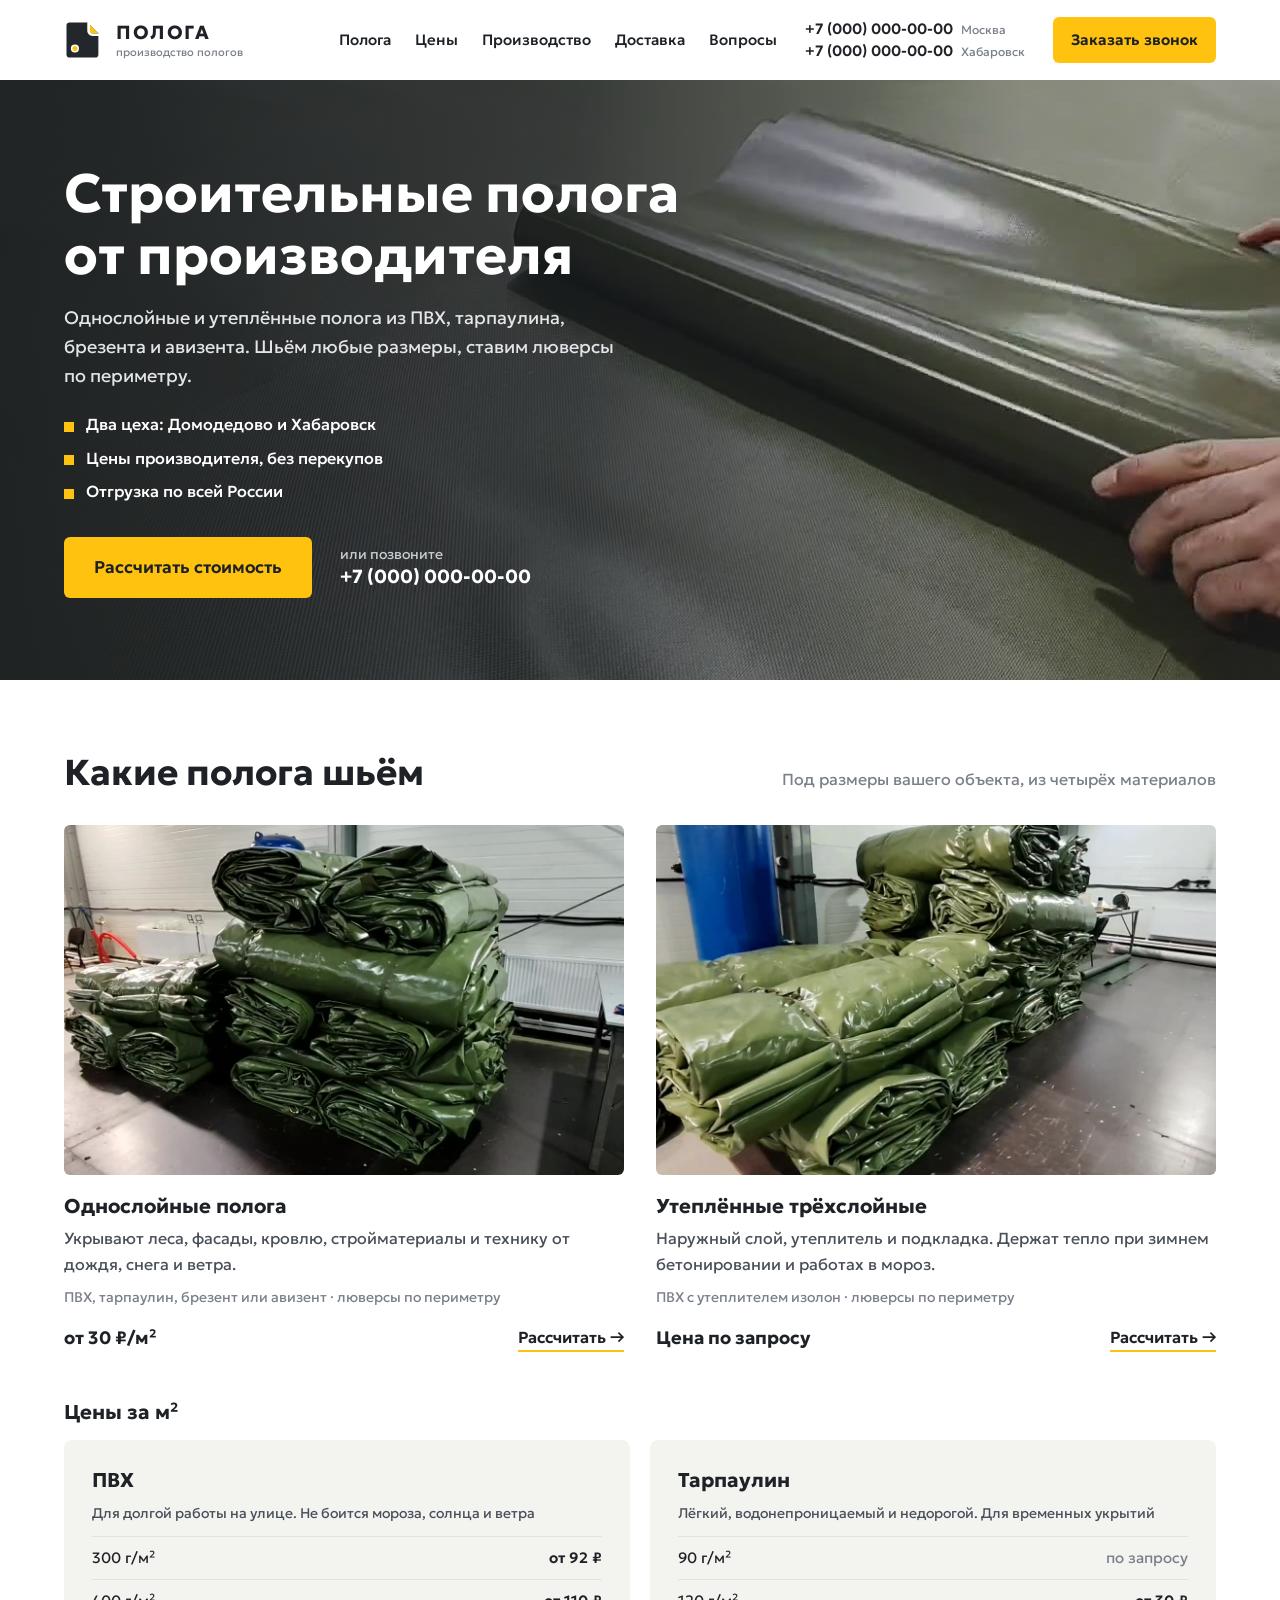
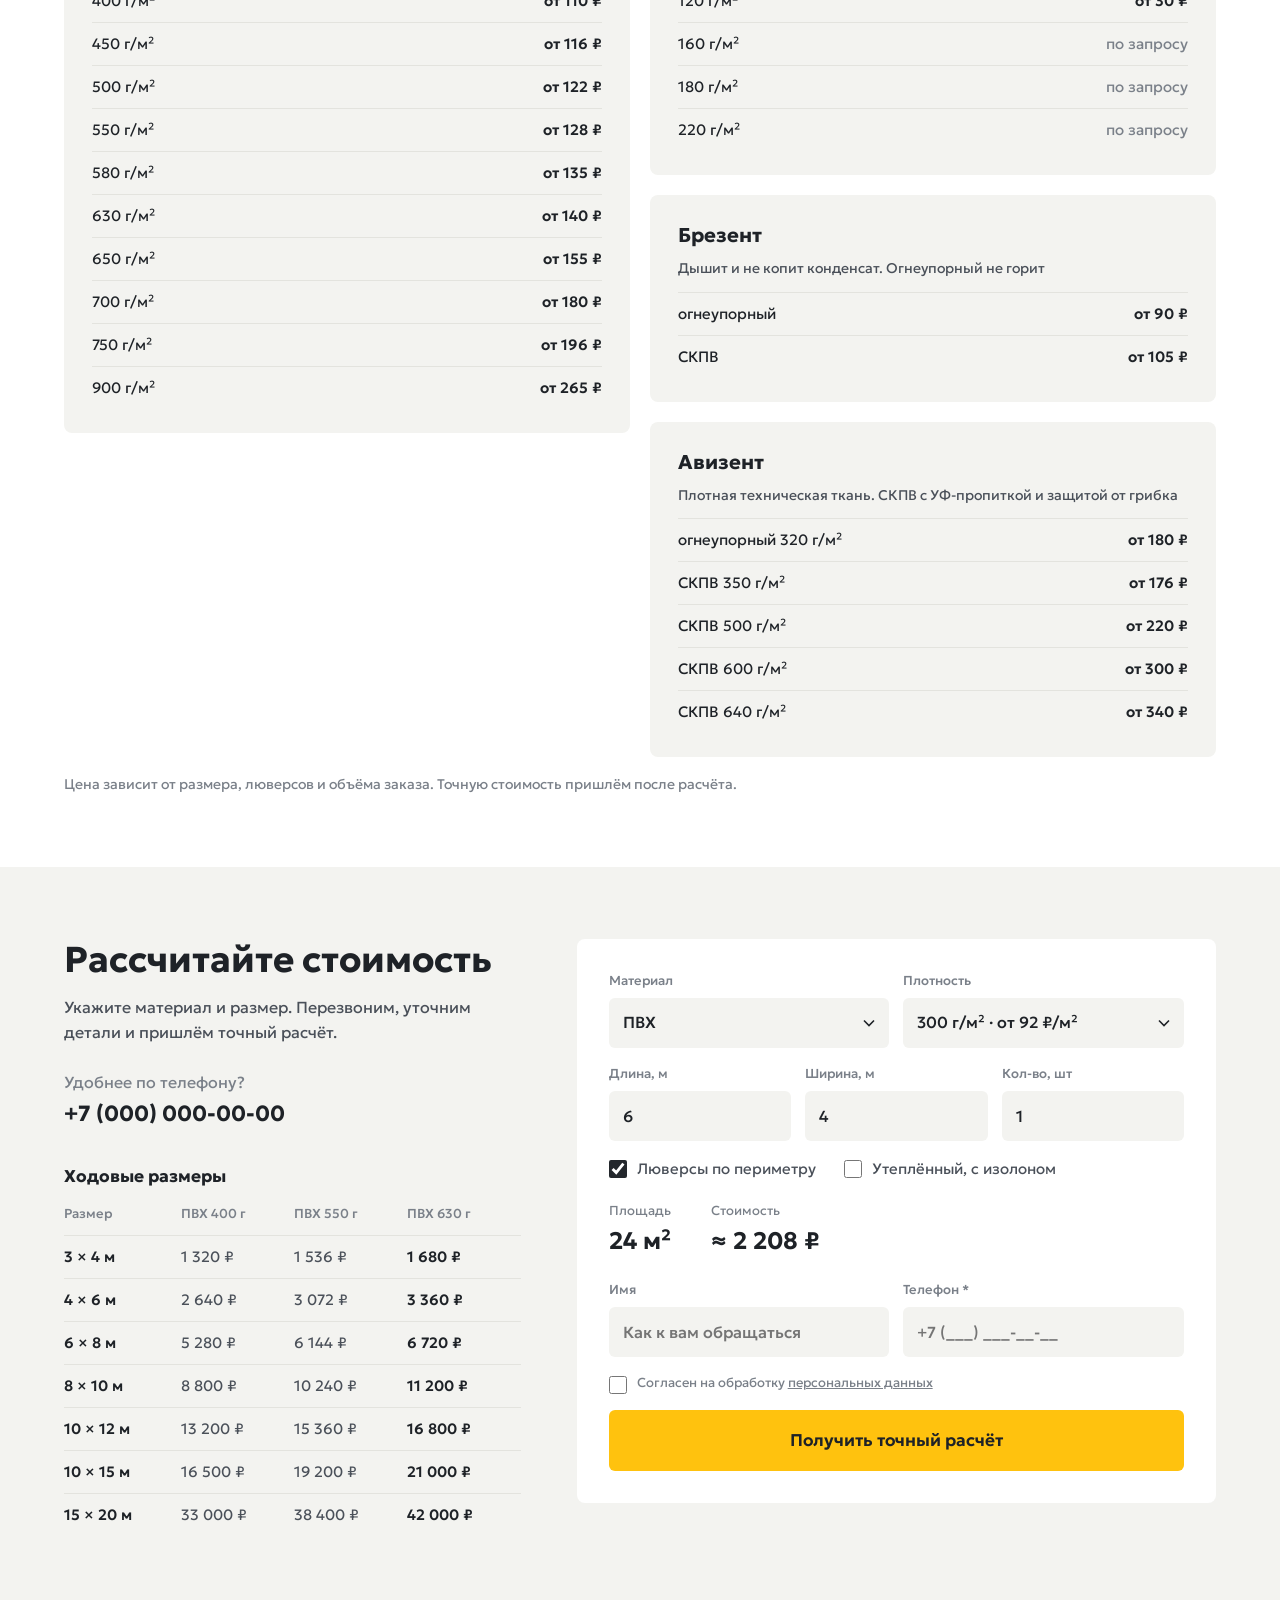
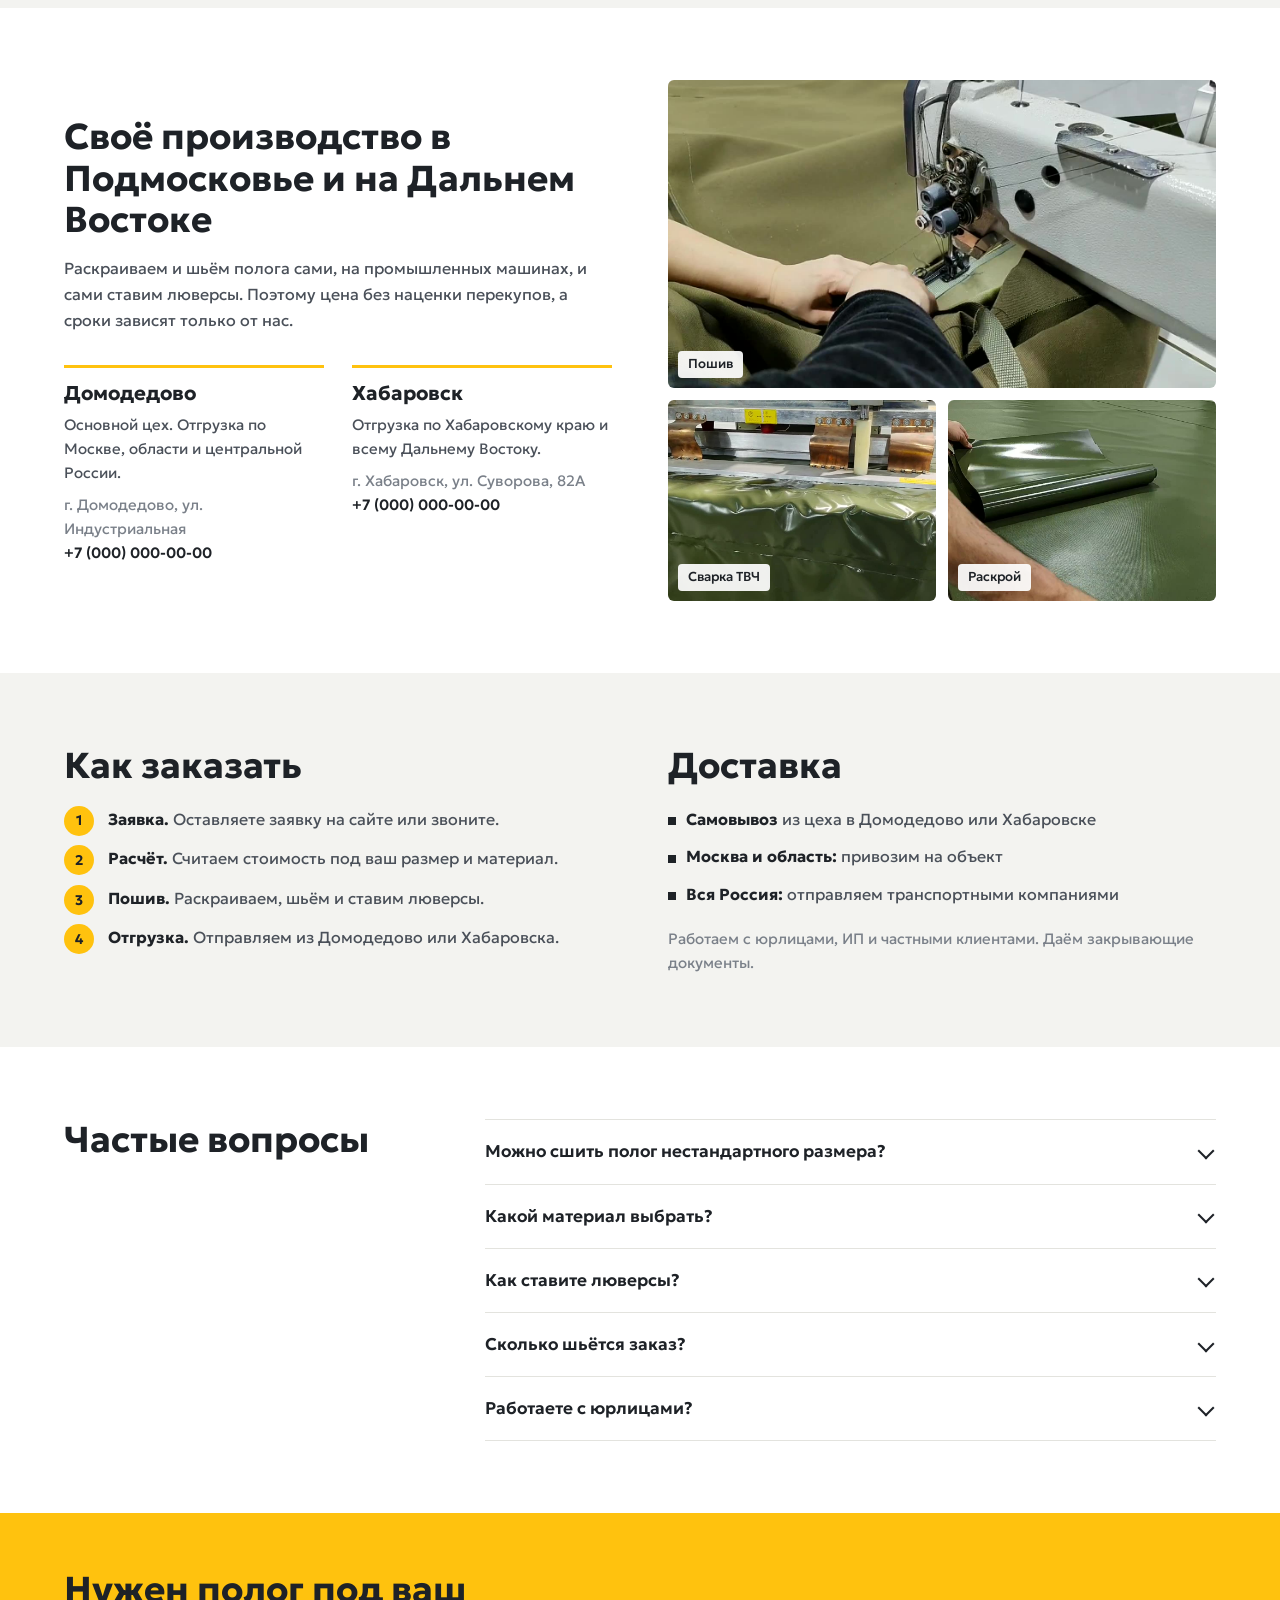
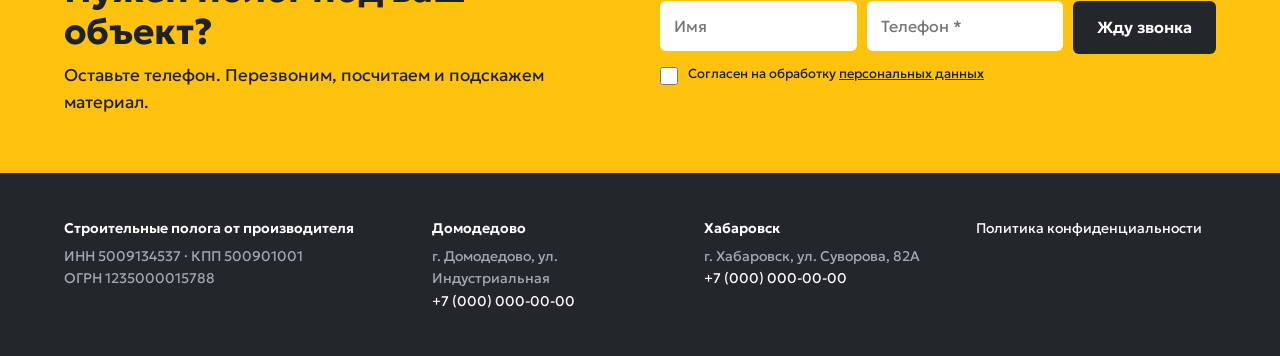
<file: index.html>
<!doctype html>
<html lang="ru">
<head>
<meta charset="utf-8">
<meta name="viewport" content="width=device-width, initial-scale=1">
<title>Строительные полога от производителя — ПВХ, тарпаулин, брезент, авизент</title>
<meta name="description" content="Шьём строительные полога любых размеров: однослойные и утеплённые, с люверсами. Цеха в Домодедово и Хабаровске. Цены производителя, отгрузка по всей России.">
<meta property="og:type" content="website">
<meta property="og:title" content="Строительные полога от производителя">
<meta property="og:description" content="Однослойные и утеплённые полога любых размеров. Цеха в Домодедово и Хабаровске.">
<meta name="theme-color" content="#23272c">
<link rel="icon" href="data:image/svg+xml,%3Csvg xmlns="http://www.w3.org/2000/svg" viewBox="0 0 128 128"%3E%3Cpath fill="%2323272C" d="M18 8h57l35 35v67a10 10 0 0 1-10 10H18A10 10 0 0 1 8 110V18A10 10 0 0 1 18 8Z"/%3E%3Cpath fill="%23FFC20E" d="M75 8v27a8 8 0 0 0 8 8h27Z"/%3E%3Cpath fill="%23FFFFFF" d="M75 8h8v27a8 8 0 0 0 8 8h27v8H91a16 16 0 0 1-16-16Z"/%3E%3Ccircle cx="35" cy="91" r="13" fill="%23FFFFFF"/%3E%3Ccircle cx="35" cy="91" r="8" fill="%23FFC20E"/%3E%3C/svg%3E">
<!-- TODO: перед запуском подключить шрифт локально (152-ФЗ) -->
<link rel="preconnect" href="https://fonts.googleapis.com">
<link rel="preconnect" href="https://fonts.gstatic.com" crossorigin>
<link rel="stylesheet" href="https://fonts.googleapis.com/css2?family=Geologica:wght@400;500;600;700&display=swap">
<link rel="stylesheet" href="css/style.css">
</head>
<body>

<header class="header">
  <div class="container header__in">
    <a href="#top" class="logo" aria-label="На главную">
      <svg class="logo__mark" viewBox="0 0 128 128" aria-hidden="true"><path fill="#23272C" d="M18 8h57l35 35v67a10 10 0 0 1-10 10H18A10 10 0 0 1 8 110V18A10 10 0 0 1 18 8Z"/><path fill="#FFC20E" d="M75 8v27a8 8 0 0 0 8 8h27Z"/><path fill="#FFFFFF" d="M75 8h8v27a8 8 0 0 0 8 8h27v8H91a16 16 0 0 1-16-16Z"/><circle cx="35" cy="91" r="13" fill="#FFFFFF"/><circle cx="35" cy="91" r="8" fill="#FFC20E"/></svg>
      <span class="logo__text">ПОЛОГА<small>производство пологов</small></span>
    </a>
    <nav class="nav" id="nav">
      <a href="#types">Полога</a>
      <a href="#calc">Цены</a>
      <a href="#production">Производство</a>
      <a href="#delivery">Доставка</a>
      <a href="#faq">Вопросы</a>
      <div class="nav__extra">
        <a data-phone="msk" href="tel:+70000000000">+7 (000) 000-00-00</a><span>Москва</span>
        <a data-phone="khv" href="tel:+70000000000">+7 (000) 000-00-00</a><span>Хабаровск</span>
      </div>
    </nav>
    <div class="header__phones">
      <a data-phone="msk" href="tel:+70000000000">+7 (000) 000-00-00</a><span>Москва</span>
      <a data-phone="khv" href="tel:+70000000000">+7 (000) 000-00-00</a><span>Хабаровск</span>
    </div>
    <button class="btn btn--sm header__btn" type="button" data-modal-open>Заказать звонок</button>
    <a class="header__call" data-phone-link="msk" href="tel:+70000000000" aria-label="Позвонить">
      <svg viewBox="0 0 24 24" width="22" height="22"><path d="M6.6 10.8a15.1 15.1 0 0 0 6.6 6.6l2.2-2.2a1 1 0 0 1 1-.25 11.4 11.4 0 0 0 3.6.57 1 1 0 0 1 1 1V20a1 1 0 0 1-1 1A17 17 0 0 1 3 4a1 1 0 0 1 1-1h3.5a1 1 0 0 1 1 1c0 1.25.2 2.45.57 3.57a1 1 0 0 1-.25 1z" fill="currentColor"/></svg>
    </a>
    <button class="burger" type="button" aria-label="Меню" aria-expanded="false" aria-controls="nav"><span></span></button>
  </div>
</header>

<main id="top">

  <!-- Первый экран: видео цеха (assets/hero.mp4), на мобиле только кадр из него -->
  <section class="hero">
    <img class="hero__bg" src="assets/hero-poster.jpg" alt="">
    <video class="hero__video" muted loop playsinline preload="none" data-src="assets/hero.mp4" aria-hidden="true"></video>
    <div class="container hero__in">
      <h1>Строительные полога от&nbsp;производителя</h1>
      <p class="hero__sub">Однослойные и утеплённые полога из ПВХ, тарпаулина, брезента и авизента. Шьём любые размеры, ставим люверсы по периметру.</p>
      <ul class="hero__points">
        <li>Два цеха: Домодедово и Хабаровск</li>
        <li>Цены производителя, без перекупов</li>
        <li>Отгрузка по всей России</li>
      </ul>
      <div class="hero__actions">
        <a href="#calc" class="btn btn--lg">Рассчитать стоимость</a>
        <a href="tel:+70000000000" class="hero__call" data-phone-link="msk">или позвоните<b data-phone-text="msk">+7 (000) 000-00-00</b></a>
      </div>
    </div>
  </section>

  <section class="sec" id="types">
    <div class="container">
      <div class="sec__head">
        <h2>Какие полога шьём</h2>
        <p>Под размеры вашего объекта, из четырёх материалов</p>
      </div>
      <div class="types">
        <article class="tcard">
          <img src="assets/img/single.jpg" alt="Готовые изделия из ПВХ на складе в Домодедово" loading="lazy">
          <h3>Однослойные полога</h3>
          <p>Укрывают леса, фасады, кровлю, стройматериалы и технику от дождя, снега и ветра.</p>
          <p class="tcard__meta">ПВХ, тарпаулин, брезент или авизент · люверсы по периметру</p>
          <div class="tcard__foot">
            <span class="tcard__price" data-from="single">Цена по запросу</span>
            <a href="#calc" class="link" data-pick-type="single">Рассчитать →</a>
          </div>
        </article>
        <article class="tcard">
          <img src="assets/img/warm.jpg" alt="Изделия из ПВХ перед отгрузкой" loading="lazy">
          <h3>Утеплённые трёхслойные</h3>
          <p>Наружный слой, утеплитель и подкладка. Держат тепло при зимнем бетонировании и работах в мороз.</p>
          <p class="tcard__meta">ПВХ с утеплителем изолон · люверсы по периметру</p>
          <div class="tcard__foot">
            <span class="tcard__price" data-from="warm">Цена по запросу</span>
            <a href="#calc" class="link" data-pick-type="warm">Рассчитать →</a>
          </div>
        </article>
      </div>

      <h3 class="subhead">Цены за м²</h3>
      <div class="prices">
        <div class="pcard pcard--tall">
          <h4>ПВХ</h4>
          <p>Для долгой работы на улице. Не боится мороза, солнца и ветра</p>
          <table class="ptable" data-mat="pvh" data-name="ПВХ">
            <tr data-grade="300 г/м²" data-price="92"><td>300 г/м²</td><td>от 92 ₽</td></tr>
            <tr data-grade="400 г/м²" data-price="110"><td>400 г/м²</td><td>от 110 ₽</td></tr>
            <tr data-grade="450 г/м²" data-price="116"><td>450 г/м²</td><td>от 116 ₽</td></tr>
            <tr data-grade="500 г/м²" data-price="122"><td>500 г/м²</td><td>от 122 ₽</td></tr>
            <tr data-grade="550 г/м²" data-price="128"><td>550 г/м²</td><td>от 128 ₽</td></tr>
            <tr data-grade="580 г/м²" data-price="135"><td>580 г/м²</td><td>от 135 ₽</td></tr>
            <tr data-grade="630 г/м²" data-price="140"><td>630 г/м²</td><td>от 140 ₽</td></tr>
            <tr data-grade="650 г/м²" data-price="155"><td>650 г/м²</td><td>от 155 ₽</td></tr>
            <tr data-grade="700 г/м²" data-price="180"><td>700 г/м²</td><td>от 180 ₽</td></tr>
            <tr data-grade="750 г/м²" data-price="196"><td>750 г/м²</td><td>от 196 ₽</td></tr>
            <tr data-grade="900 г/м²" data-price="265"><td>900 г/м²</td><td>от 265 ₽</td></tr>
          </table>
        </div>
        <div class="pcard">
          <h4>Тарпаулин</h4>
          <p>Лёгкий, водонепроницаемый и недорогой. Для временных укрытий</p>
          <table class="ptable" data-mat="tarp" data-name="Тарпаулин">
            <tr data-grade="90 г/м²"><td>90 г/м²</td><td>по запросу</td></tr>
            <tr data-grade="120 г/м²" data-price="30"><td>120 г/м²</td><td>от 30 ₽</td></tr>
            <tr data-grade="160 г/м²"><td>160 г/м²</td><td>по запросу</td></tr>
            <tr data-grade="180 г/м²"><td>180 г/м²</td><td>по запросу</td></tr>
            <tr data-grade="220 г/м²"><td>220 г/м²</td><td>по запросу</td></tr>
          </table>
        </div>
        <div class="pcard">
          <h4>Брезент</h4>
          <p>Дышит и не копит конденсат. Огнеупорный не горит</p>
          <table class="ptable" data-mat="brezent" data-name="Брезент">
            <tr data-grade="огнеупорный" data-price="90"><td>огнеупорный</td><td>от 90 ₽</td></tr>
            <tr data-grade="СКПВ" data-price="105"><td>СКПВ</td><td>от 105 ₽</td></tr>
          </table>
        </div>
        <div class="pcard">
          <h4>Авизент</h4>
          <p>Плотная техническая ткань. СКПВ с УФ-пропиткой и защитой от грибка</p>
          <table class="ptable" data-mat="avizent" data-name="Авизент">
            <tr data-grade="огнеупорный 320 г/м²" data-price="180"><td>огнеупорный 320 г/м²</td><td>от 180 ₽</td></tr>
            <tr data-grade="СКПВ 350 г/м²" data-price="176"><td>СКПВ 350 г/м²</td><td>от 176 ₽</td></tr>
            <tr data-grade="СКПВ 500 г/м²" data-price="220"><td>СКПВ 500 г/м²</td><td>от 220 ₽</td></tr>
            <tr data-grade="СКПВ 600 г/м²" data-price="300"><td>СКПВ 600 г/м²</td><td>от 300 ₽</td></tr>
            <tr data-grade="СКПВ 640 г/м²" data-price="340"><td>СКПВ 640 г/м²</td><td>от 340 ₽</td></tr>
          </table>
        </div>
      </div>
      <p class="prices__note">Цена зависит от размера, люверсов и объёма заказа. Точную стоимость пришлём после расчёта.</p>
    </div>
  </section>

  <section class="sec sec--grey" id="calc">
    <div class="container calc">
      <div class="calc__info">
        <h2>Рассчитайте стоимость</h2>
        <p>Укажите материал и размер. Перезвоним, уточним детали и пришлём точный расчёт.</p>
        <p class="calc__call">Удобнее по телефону?<a data-phone="msk" href="tel:+70000000000">+7 (000) 000-00-00</a></p>
        <!-- Таблица появится сама, когда в js/main.js будут цены -->
        <div class="sizes" data-price-table hidden>
          <h3>Ходовые размеры</h3>
          <table class="mtable mtable--sm">
            <thead><tr><th>Размер</th><th>ПВХ 400 г</th><th>ПВХ 550 г</th><th>ПВХ 630 г</th></tr></thead>
            <tbody data-sizes></tbody>
          </table>
        </div>
      </div>

      <form class="calc__form lead-form" id="calc-form" data-form="Калькулятор" novalidate>
        <div class="row">
          <label class="field"><span>Материал</span>
            <select class="input" name="material">
              <option value="ПВХ" data-key="pvh">ПВХ</option>
              <option value="Тарпаулин" data-key="tarp">Тарпаулин</option>
              <option value="Брезент" data-key="brezent">Брезент</option>
              <option value="Авизент" data-key="avizent">Авизент</option>
            </select>
          </label>
          <label class="field"><span>Плотность</span>
            <select class="input" name="grade"></select>
          </label>
        </div>
        <div class="row row--3">
          <label class="field"><span>Длина, м</span><input class="input" type="number" name="length" value="6" min="0.5" step="0.1" inputmode="decimal"></label>
          <label class="field"><span>Ширина, м</span><input class="input" type="number" name="width" value="4" min="0.5" step="0.1" inputmode="decimal"></label>
          <label class="field"><span>Кол-во, шт</span><input class="input" type="number" name="qty" value="1" min="1" step="1" inputmode="numeric"></label>
        </div>
        <div class="checks">
          <label class="check"><input type="checkbox" name="grommets" value="Да" checked><span>Люверсы по периметру</span></label>
          <label class="check"><input type="checkbox" name="type" value="Утеплённый, изолон"><span>Утеплённый, с изолоном</span></label>
        </div>

        <div class="calc__result" aria-live="polite">
          <div><span>Площадь</span><b id="calc-area">24 м²</b></div>
          <div><span>Стоимость</span><b id="calc-price">рассчитаем</b></div>
        </div>
        <input type="hidden" name="area">
        <input type="hidden" name="estimate">

        <div class="row">
          <label class="field"><span>Имя</span><input class="input" name="name" autocomplete="name" placeholder="Как к вам обращаться"></label>
          <label class="field"><span>Телефон *</span><input class="input" name="phone" type="tel" autocomplete="tel" placeholder="+7 (___) ___-__-__" required></label>
        </div>
        <label class="check check--small"><input type="checkbox" name="agree" value="Да"><span>Согласен на обработку <a href="policy.html" target="_blank">персональных данных</a></span></label>
        <input class="hp" type="text" name="website" tabindex="-1" autocomplete="off" aria-hidden="true">
        <button class="btn btn--lg btn--block" type="submit">Получить точный расчёт</button>
      </form>
    </div>
  </section>

  <section class="sec" id="production">
    <div class="container prod">
      <div class="prod__text">
        <h2>Своё производство в Подмосковье и на Дальнем Востоке</h2>
        <p>Раскраиваем и шьём полога сами, на промышленных машинах, и сами ставим люверсы. Поэтому цена без наценки перекупов, а сроки зависят только от нас.</p>
        <!-- TODO: адреса цехов от клиента -->
        <div class="plants">
          <div class="plant">
            <h3>Домодедово</h3>
            <p>Основной цех. Отгрузка по Москве, области и центральной России.</p>
            <p class="plant__contact">г. Домодедово, ул. Индустриальная<br><a data-phone="msk" href="tel:+70000000000">+7 (000) 000-00-00</a></p>
          </div>
          <div class="plant">
            <h3>Хабаровск</h3>
            <p>Отгрузка по Хабаровскому краю и всему Дальнему Востоку.</p>
            <p class="plant__contact">г. Хабаровск, ул. Суворова, 82А<br><a data-phone="khv" href="tel:+70000000000">+7 (000) 000-00-00</a></p>
          </div>
        </div>
      </div>
      <div class="prod__photos">
        <figure class="prod__big"><img src="assets/img/sewing.jpg" alt="Пошив на промышленной швейной машине в цехе" loading="lazy"><figcaption>Пошив</figcaption></figure>
        <figure><img src="assets/img/welding.jpg" alt="Сварка швов ПВХ на ТВЧ-прессе" loading="lazy"><figcaption>Сварка ТВЧ</figcaption></figure>
        <figure><img src="assets/img/cutting.jpg" alt="Раскрой ПВХ ткани" loading="lazy"><figcaption>Раскрой</figcaption></figure>
      </div>
    </div>
  </section>

  <section class="sec sec--grey" id="delivery">
    <div class="container order">
      <div>
        <h2>Как заказать</h2>
        <ol class="steps">
          <li><b>Заявка.</b> Оставляете заявку на сайте или звоните.</li>
          <li><b>Расчёт.</b> Считаем стоимость под ваш размер и материал.</li>
          <li><b>Пошив.</b> Раскраиваем, шьём и ставим люверсы.</li>
          <li><b>Отгрузка.</b> Отправляем из Домодедово или Хабаровска.</li>
        </ol>
      </div>
      <!-- TODO: уточнить у клиента самовывоз и доставку по Москве -->
      <div>
        <h2>Доставка</h2>
        <ul class="dlist">
          <li><b>Самовывоз</b> из цеха в Домодедово или Хабаровске</li>
          <li><b>Москва и область:</b> привозим на объект</li>
          <li><b>Вся Россия:</b> отправляем транспортными компаниями</li>
        </ul>
        <p class="order__note">Работаем с юрлицами, ИП и частными клиентами. Даём закрывающие документы.</p>
      </div>
    </div>
  </section>

  <section class="sec" id="faq">
    <div class="container faq-wrap">
      <h2>Частые вопросы</h2>
      <div class="faq">
        <details>
          <summary>Можно сшить полог нестандартного размера?</summary>
          <p>Да, шьём по вашим размерам. Укажите длину и ширину в расчёте или скажите по телефону.</p>
        </details>
        <details>
          <summary>Какой материал выбрать?</summary>
          <p>Для долгой работы подойдёт ПВХ, для временного укрытия тарпаулин. Если важна огнестойкость, брезент с пропиткой ОП. Для зимних работ утеплённый полог. Сомневаетесь, позвоните, подскажем.</p>
        </details>
        <details>
          <summary>Как ставите люверсы?</summary>
          <p>По периметру полога. Шаг подбираем под задачу, можно указать свой.</p>
        </details>
        <details>
          <summary>Сколько шьётся заказ?</summary>
          <p>Зависит от объёма и материала. Точный срок назовём при расчёте.</p>
        </details>
        <details>
          <summary>Работаете с юрлицами?</summary>
          <p>Да, работаем с юрлицами, ИП и частными клиентами. Даём все закрывающие документы.</p>
        </details>
      </div>
    </div>
  </section>

  <section class="cta">
    <div class="container cta__in">
      <div class="cta__text">
        <h2>Нужен полог под ваш объект?</h2>
        <p>Оставьте телефон. Перезвоним, посчитаем и подскажем материал.</p>
      </div>
      <form class="cta__form lead-form" data-form="Нижняя форма" novalidate>
        <input class="input" name="name" autocomplete="name" placeholder="Имя" aria-label="Имя">
        <input class="input" name="phone" type="tel" autocomplete="tel" placeholder="Телефон *" aria-label="Телефон" required>
        <button class="btn btn--dark" type="submit">Жду звонка</button>
        <label class="check check--small"><input type="checkbox" name="agree" value="Да"><span>Согласен на обработку <a href="policy.html" target="_blank">персональных данных</a></span></label>
        <input class="hp" type="text" name="website" tabindex="-1" autocomplete="off" aria-hidden="true">
      </form>
    </div>
  </section>

</main>

<footer class="footer">
  <div class="container footer__in">
    <div>
      <p class="footer__name">Строительные полога от производителя</p>
      <p>ИНН 5009134537 · КПП 500901001<br>ОГРН 1235000015788</p>
    </div>
    <div>
      <b>Домодедово</b>
      <p>г. Домодедово, ул. Индустриальная<br><a data-phone="msk" href="tel:+70000000000">+7 (000) 000-00-00</a></p>
    </div>
    <div>
      <b>Хабаровск</b>
      <p>г. Хабаровск, ул. Суворова, 82А<br><a data-phone="khv" href="tel:+70000000000">+7 (000) 000-00-00</a></p>
    </div>
    <div>
      <p><a href="policy.html">Политика конфиденциальности</a></p>
    </div>
  </div>
</footer>

<div class="mbar">
  <a class="btn btn--dark" data-phone-link="msk" href="tel:+70000000000">Позвонить</a>
  <a class="btn" href="#calc">Рассчитать</a>
</div>

<div class="modal" id="modal" role="dialog" aria-modal="true" aria-label="Обратный звонок">
  <div class="modal__box">
    <button class="modal__close" type="button" data-modal-close aria-label="Закрыть">×</button>
    <form class="lead-form modal__form" data-form="Заказать звонок" novalidate>
      <h3>Перезвоним и посчитаем</h3>
      <input class="input" name="name" autocomplete="name" placeholder="Имя" aria-label="Имя">
      <input class="input" name="phone" type="tel" autocomplete="tel" placeholder="Телефон *" aria-label="Телефон" required>
      <label class="check check--small"><input type="checkbox" name="agree" value="Да"><span>Согласен на обработку <a href="policy.html" target="_blank">персональных данных</a></span></label>
      <input class="hp" type="text" name="website" tabindex="-1" autocomplete="off" aria-hidden="true">
      <button class="btn btn--lg btn--block" type="submit">Перезвоните мне</button>
    </form>
  </div>
</div>

<script src="js/main.js" defer></script>
</body>
</html>
</file>
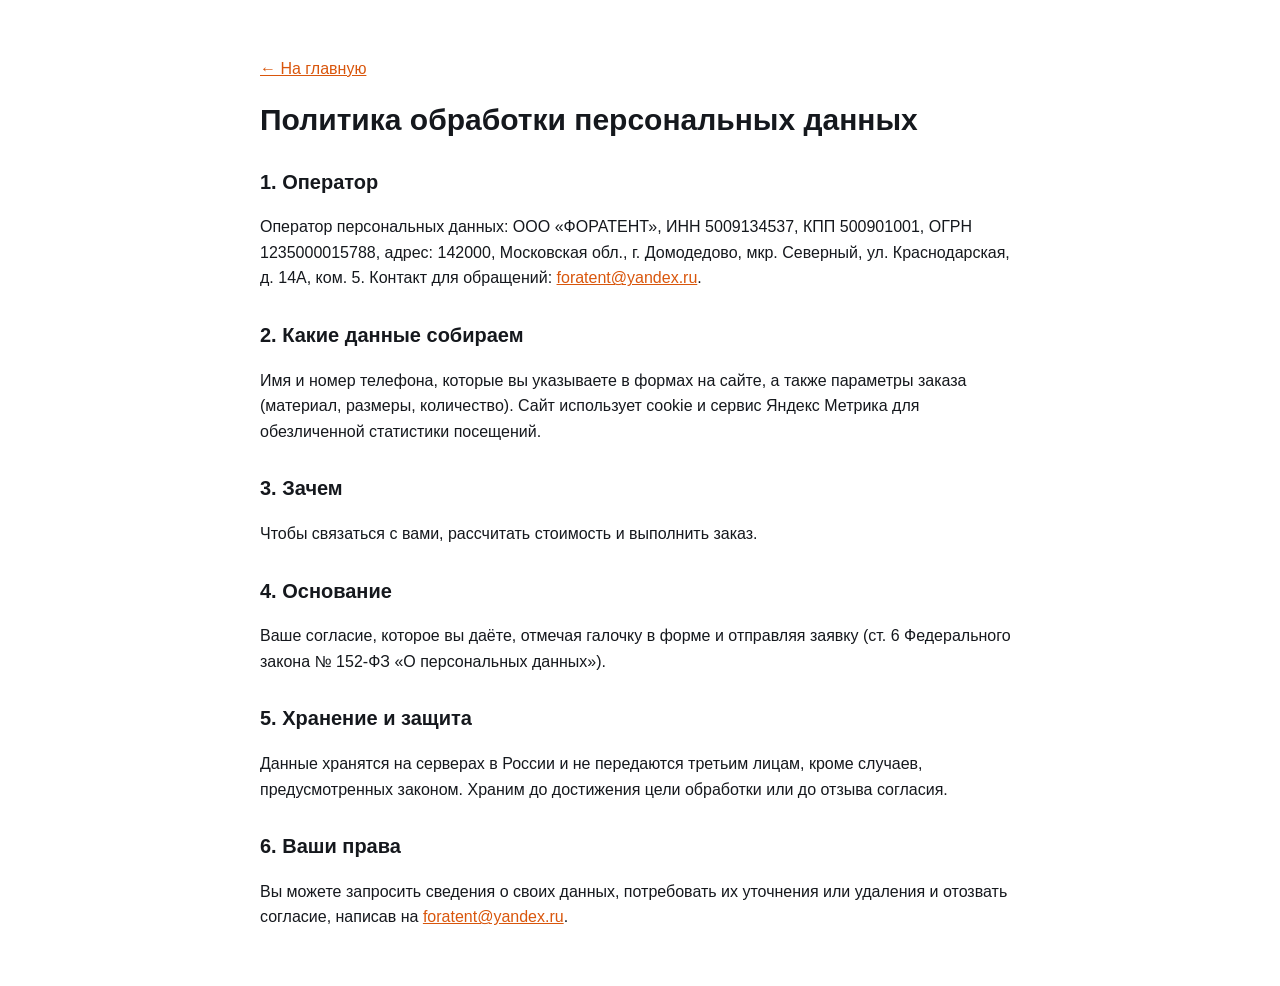
<file: policy.html>
<!doctype html>
<html lang="ru">
<head>
<meta charset="utf-8">
<meta name="viewport" content="width=device-width, initial-scale=1">
<title>Политика конфиденциальности</title>
<meta name="robots" content="noindex">
<style>
  body { margin: 0; padding: 40px 20px; font: 16px/1.6 -apple-system, BlinkMacSystemFont, "Segoe UI", Roboto, Arial, sans-serif; color: #15181d; background: #fff; }
  main { max-width: 760px; margin: 0 auto; }
  h1 { font-size: 30px; line-height: 1.2; }
  h2 { margin-top: 28px; font-size: 20px; }
  a { color: #d9560c; }
</style>
</head>
<body>
<main>
  <p><a href="index.html">← На главную</a></p>
  <h1>Политика обработки персональных данных</h1>

  <!-- TODO: подставить реквизиты клиента -->
  <h2>1. Оператор</h2>
  <p>Оператор персональных данных: ООО «ФОРАТЕНТ», ИНН 5009134537, КПП 500901001, ОГРН 1235000015788, адрес: 142000, Московская обл., г. Домодедово, мкр. Северный, ул. Краснодарская, д. 14А, ком. 5. Контакт для обращений: <a href="mailto:foratent@yandex.ru">foratent@yandex.ru</a>.</p>

  <h2>2. Какие данные собираем</h2>
  <p>Имя и номер телефона, которые вы указываете в формах на сайте, а также параметры заказа (материал, размеры, количество). Сайт использует cookie и сервис Яндекс Метрика для обезличенной статистики посещений.</p>

  <h2>3. Зачем</h2>
  <p>Чтобы связаться с вами, рассчитать стоимость и выполнить заказ.</p>

  <h2>4. Основание</h2>
  <p>Ваше согласие, которое вы даёте, отмечая галочку в форме и отправляя заявку (ст. 6 Федерального закона № 152-ФЗ «О персональных данных»).</p>

  <h2>5. Хранение и защита</h2>
  <p>Данные хранятся на серверах в России и не передаются третьим лицам, кроме случаев, предусмотренных законом. Храним до достижения цели обработки или до отзыва согласия.</p>

  <h2>6. Ваши права</h2>
  <p>Вы можете запросить сведения о своих данных, потребовать их уточнения или удаления и отозвать согласие, написав на <a href="mailto:foratent@yandex.ru">foratent@yandex.ru</a>.</p>
</main>
</body>
</html>
</file>
<file: css/style.css>
:root {
  --ink: #1e2227;
  --ink-2: #4a5059;
  --muted: #7a8089;
  --grey: #f3f3f0;
  --line: #e3e3de;
  --yellow: #ffc20e;
  --yellow-2: #f0b400;
  --graphite: #23272c;
  --sec: 72px;
}

* { box-sizing: border-box; margin: 0; padding: 0; }
html { scroll-behavior: smooth; -webkit-text-size-adjust: 100%; }
body {
  font-family: "Geologica", -apple-system, BlinkMacSystemFont, "Segoe UI", Roboto, Arial, sans-serif;
  font-size: 16px;
  line-height: 1.6;
  color: var(--ink);
  background: #fff;
}
img, video { display: block; max-width: 100%; }
a { color: inherit; text-decoration: none; }
button, input, select { font: inherit; color: inherit; }
a:focus-visible, button:focus-visible, summary:focus-visible { outline: 2px solid var(--ink); outline-offset: 3px; }
[id] { scroll-margin-top: 84px; }

.container { max-width: 1200px; margin: 0 auto; padding: 0 24px; }

h1, h2, h3 { font-weight: 700; line-height: 1.15; }
h1 { font-size: clamp(28px, 4.6vw, 54px); }
h1, h2, h3 { overflow-wrap: break-word; }
h2 { font-size: clamp(26px, 3vw, 36px); }
h3 { font-size: 20px; }

.sec { padding: var(--sec) 0; }
.sec--grey { background: var(--grey); }
.sec__head { display: flex; align-items: baseline; justify-content: space-between; gap: 24px; margin-bottom: 32px; }
.sec__head p { color: var(--muted); }
.subhead { margin: 48px 0 16px; }
.link { font-weight: 600; border-bottom: 2px solid var(--yellow); }
.link:hover { border-color: var(--ink); }

/* Кнопки */
.btn {
  display: inline-flex; align-items: center; justify-content: center;
  padding: 14px 24px; border: 0; border-radius: 6px;
  background: var(--yellow); color: var(--ink); font-weight: 600; white-space: nowrap;
  cursor: pointer; transition: background .15s;
}
.btn:hover { background: var(--yellow-2); }
.btn:disabled { opacity: .6; cursor: default; }
.btn--sm { padding: 11px 18px; font-size: 15px; }
.btn--lg { padding: 17px 30px; font-size: 17px; }
.btn--block { width: 100%; }
.btn--dark { background: var(--graphite); color: #fff; }
.btn--dark:hover { background: #343a41; }

/* Шапка */
.header { position: sticky; top: 0; z-index: 50; background: #fff; transition: box-shadow .2s; }
.header.is-scrolled { box-shadow: 0 2px 16px rgba(0, 0, 0, .08); }
.header__in { display: flex; align-items: center; gap: 28px; height: 80px; }
.header__in > * { flex: none; }
.logo { display: flex; align-items: center; gap: 12px; }
.logo__mark { width: 40px; height: 40px; flex: none; }
.logo__text { display: flex; flex-direction: column; font-size: 19px; font-weight: 700; letter-spacing: .08em; line-height: 1.1; white-space: nowrap; }
.logo__text small { margin-top: 3px; font-size: 11px; font-weight: 400; letter-spacing: 0; color: var(--muted); }
.nav { display: flex; gap: 24px; margin-left: auto; font-size: 15px; font-weight: 500; white-space: nowrap; }
.nav a:hover { text-decoration: underline; text-decoration-color: var(--yellow); text-decoration-thickness: 2px; text-underline-offset: 6px; }
.nav__extra { display: none; }
.header__phones { display: grid; grid-template-columns: auto auto; column-gap: 8px; align-items: baseline; font-size: 15px; line-height: 1.45; white-space: nowrap; }
.header__phones a { font-weight: 600; }
.header__phones span { font-size: 12px; color: var(--muted); }
.header__call { display: none; place-items: center; width: 44px; height: 44px; border-radius: 6px; background: var(--yellow); }
.burger { display: none; position: relative; width: 44px; height: 44px; border: 0; background: none; cursor: pointer; }
.burger span, .burger::before, .burger::after {
  content: ""; position: absolute; left: 11px; right: 11px; height: 2px; background: var(--ink); transition: transform .2s, opacity .2s;
}
.burger::before { top: 15px; }
.burger span { top: 21px; }
.burger::after { top: 27px; }
.burger[aria-expanded="true"]::before { transform: translateY(6px) rotate(45deg); }
.burger[aria-expanded="true"] span { opacity: 0; }
.burger[aria-expanded="true"]::after { transform: translateY(-6px) rotate(-45deg); }

/* Меню уходит в выпадающий список, когда не помещается в одну строку */
@media (max-width: 1199px) {
  .burger { display: block; }
  .header__phones { margin-left: auto; }
  .nav {
    display: none; position: absolute; top: 100%; left: 0; right: 0; flex-direction: column; gap: 0;
    margin: 0; padding: 4px 24px 16px; background: #fff; box-shadow: 0 12px 20px rgba(0, 0, 0, .08);
  }
  .nav.is-open { display: flex; }
  .nav a { padding: 12px 0; font-size: 17px; }
}
@media (max-width: 900px) {
  .header__btn { display: none; }
}
@media (max-width: 760px) {
  .header__in { height: 64px; gap: 12px; }
  .header__phones { display: none; }
  .header__call { display: grid; margin-left: auto; }
  .logo__text small { display: none; }
  .nav { padding: 4px 16px 16px; }
  .nav__extra { display: grid; grid-template-columns: auto 1fr; column-gap: 10px; align-items: baseline; margin-top: 8px; }
  .nav .nav__extra a { padding: 6px 0; font-size: 17px; font-weight: 600; }
  .nav__extra span { font-size: 13px; color: var(--muted); }
}

/* Первый экран */
.hero { position: relative; display: flex; align-items: center; min-height: 600px; overflow: hidden; color: #fff; background: #2b3036; }
.hero__bg, .hero__video { position: absolute; inset: 0; width: 100%; height: 100%; object-fit: cover; }
.hero__bg { object-position: 65% 35%; }
.hero__video { opacity: 0; transition: opacity .8s; }
.hero__video.is-ready { opacity: 1; }
.hero::after {
  content: ""; position: absolute; inset: 0;
  background: linear-gradient(90deg, rgba(22, 25, 29, .88) 0%, rgba(22, 25, 29, .7) 45%, rgba(22, 25, 29, .1) 80%);
}
.hero__in { position: relative; z-index: 1; width: 100%; padding-top: 64px; padding-bottom: 64px; }
.hero h1 { max-width: 640px; }
.hero__sub { max-width: 560px; margin: 18px 0 22px; font-size: 18px; color: #e3e5e8; }
.hero__points { display: grid; gap: 8px; margin-bottom: 32px; list-style: none; }
.hero__points li { position: relative; padding-left: 22px; font-weight: 500; }
.hero__points li::before { content: ""; position: absolute; left: 0; top: .6em; width: 10px; height: 10px; background: var(--yellow); }
.hero__actions { display: flex; flex-wrap: wrap; align-items: center; gap: 16px 28px; }
.hero__call { display: flex; flex-direction: column; font-size: 14px; color: #c9cdd2; line-height: 1.35; }
.hero__call b { font-size: 19px; color: #fff; }

@media (max-width: 760px) {
  .hero { min-height: 0; }
  .hero::after { background: rgba(22, 25, 29, .72); }
  .hero__in { padding-top: 48px; padding-bottom: 48px; }
  .hero__sub { font-size: 16px; }
}

/* Виды пологов */
.types { display: grid; grid-template-columns: 1fr 1fr; gap: 32px; }
.tcard { display: flex; flex-direction: column; }
.tcard img { width: 100%; aspect-ratio: 16 / 10; object-fit: cover; border-radius: 6px; margin-bottom: 20px; }
.tcard p { margin-top: 8px; color: var(--ink-2); }
.tcard .tcard__meta { font-size: 14px; color: var(--muted); }
.tcard__foot { display: flex; flex-wrap: wrap; align-items: center; justify-content: space-between; gap: 8px 16px; margin-top: auto; padding-top: 16px; }
.tcard__price { font-size: 18px; font-weight: 700; white-space: nowrap; }
.tcard__foot .link { white-space: nowrap; }

/* Таблицы */
.table-wrap { overflow-x: auto; -webkit-overflow-scrolling: touch; }
.prices { display: grid; grid-template-columns: 1fr 1fr; gap: 20px; align-items: start; }
.pcard { background: var(--grey); border-radius: 8px; padding: 24px 28px; }
.pcard--tall { grid-row: span 3; }
.pcard h4 { font-size: 20px; margin: 0 0 6px; }
.pcard p { margin: 0 0 12px; font-size: 14px; color: var(--ink-2); }
.ptable { width: 100%; border-collapse: collapse; font-size: 15px; }
.ptable td { padding: 9px 0; border-top: 1px solid var(--line); }
.ptable td:last-child { text-align: right; font-weight: 600; white-space: nowrap; padding-left: 12px; }
.ptable tr:not([data-price]) td:last-child { font-weight: 400; color: var(--muted); }
.prices__note { margin: 16px 0 0; font-size: 14px; color: var(--muted); }
.checks { display: flex; flex-wrap: wrap; gap: 10px 28px; }
@media (max-width: 768px) { .prices { grid-template-columns: 1fr; } .pcard--tall { grid-row: auto; } .pcard { padding: 20px; } }
.mtable { width: 100%; border-collapse: collapse; font-size: 15px; }
.mtable th { padding: 10px 16px 10px 0; font-size: 13px; font-weight: 500; color: var(--muted); text-align: left; white-space: nowrap; }
.mtable td { padding: 14px 16px 14px 0; border-top: 1px solid var(--line); vertical-align: top; color: var(--ink-2); }
.mtable td:first-child { font-weight: 600; color: var(--ink); white-space: nowrap; }
.mtable td:last-child { font-weight: 600; color: var(--ink); white-space: nowrap; }
.mtable--sm td { padding: 9px 16px 9px 0; }
@media (max-width: 420px) { .mtable--sm th, .mtable--sm td { padding-right: 8px; font-size: 13px; } .mtable--sm th:last-child, .mtable--sm td:last-child { padding-right: 0; } }
@media (max-width: 760px) { .types { grid-template-columns: 1fr; gap: 36px; } }
/* На телефоне таблица материалов превращается в список, чтобы ничего не обрезалось */
@media (max-width: 600px) {
  .mtable:not(.mtable--sm) thead { display: none; }
  .mtable:not(.mtable--sm) tr { display: grid; grid-template-columns: 1fr auto; gap: 4px 12px; padding: 14px 0; border-top: 1px solid var(--line); }
  .mtable:not(.mtable--sm) td { padding: 0; border: 0; }
  .mtable:not(.mtable--sm) td:nth-child(2) { color: var(--muted); text-align: right; white-space: nowrap; }
  .mtable:not(.mtable--sm) td:nth-child(3), .mtable:not(.mtable--sm) td:nth-child(4) { grid-column: 1 / -1; }
  .mtable td[data-price]::before { content: "Цена за м²: "; font-weight: 400; color: var(--muted); }
}

/* Поля форм */
.field { display: grid; gap: 6px; font-size: 13px; font-weight: 500; color: var(--muted); }
.input {
  width: 100%; height: 50px; padding: 0 14px; border: 0; border-radius: 6px;
  background: var(--grey); font-size: 16px; color: var(--ink);
}
select.input {
  appearance: none; -webkit-appearance: none; padding-right: 36px;
  background: var(--grey) url("data:image/svg+xml,%3Csvg xmlns='http://www.w3.org/2000/svg' viewBox='0 0 12 8'%3E%3Cpath d='M1 1.5 6 6.5l5-5' fill='none' stroke='%231e2227' stroke-width='1.6'/%3E%3C/svg%3E") right 14px center / 12px no-repeat;
}
.input:focus { outline: 2px solid var(--ink); outline-offset: -2px; }
.input.is-invalid { outline: 2px solid #d43c2c; outline-offset: -2px; background-color: #fff3f1; }
.check { display: flex; align-items: flex-start; gap: 10px; font-size: 15px; color: var(--ink-2); cursor: pointer; }
.check input { flex: none; width: 18px; height: 18px; margin-top: 3px; accent-color: var(--graphite); }
.check a { text-decoration: underline; }
.check--small { font-size: 13px; color: var(--muted); }
.check.is-invalid, .check.is-invalid a { color: #d43c2c; }
.hp { position: absolute; left: -9999px; width: 1px; height: 1px; opacity: 0; }
.form__success { padding: 32px 0; text-align: center; }
.form__success b { display: block; margin-bottom: 6px; font-size: 22px; }
.form__success p { color: var(--muted); }

/* Калькулятор */
.calc { display: grid; grid-template-columns: 5fr 7fr; gap: 56px; align-items: start; }
.calc > *, .prod > *, .order > *, .faq-wrap > *, .cta__in > *, .types > * { min-width: 0; }
.calc__info p { margin-top: 14px; color: var(--ink-2); }
.calc .calc__call { display: flex; flex-direction: column; margin-top: 24px; color: var(--muted); }
.calc__call a { font-size: 22px; font-weight: 700; color: var(--ink); }
.sizes { margin-top: 36px; }
.sizes h3 { margin-bottom: 8px; font-size: 17px; }
.calc__form { display: grid; gap: 16px; padding: 32px; background: #fff; border-radius: 8px; }
.calc__form .input { background-color: var(--grey); }
.row { display: grid; grid-template-columns: 1fr 1fr; gap: 14px; }
.row--3 { grid-template-columns: repeat(3, 1fr); }
.calc__result { display: flex; gap: 40px; padding: 4px 0; }
.calc__result span { display: block; font-size: 13px; color: var(--muted); }
.calc__result b { font-size: 24px; }
@media (max-width: 960px) { .calc { grid-template-columns: 1fr; gap: 28px; } }
@media (max-width: 560px) {
  .calc__form { padding: 20px 16px; }
  .btn--lg { padding: 16px 20px; }
  .row { grid-template-columns: 1fr; }
  .row--3 { grid-template-columns: 1fr 1fr; }
  .row--3 .field:last-child { grid-column: 1 / -1; }
}

/* Производство */
.prod { display: grid; grid-template-columns: 1fr 1fr; gap: 56px; align-items: center; }
.prod__text > p { margin-top: 16px; color: var(--ink-2); }
.plants { display: grid; grid-template-columns: 1fr 1fr; gap: 28px; margin-top: 32px; }
.plant h3 { padding-top: 14px; border-top: 3px solid var(--yellow); }
.plant p { margin-top: 8px; font-size: 15px; color: var(--ink-2); }
.plant .plant__contact { color: var(--muted); }
.plant__contact a { font-weight: 600; color: var(--ink); }
.prod__photos { display: grid; grid-template-columns: 1fr 1fr; gap: 12px; }
.prod__photos figure { position: relative; overflow: hidden; border-radius: 6px; }
.prod__photos img { width: 100%; height: 100%; aspect-ratio: 4 / 3; object-fit: cover; }
.prod__big { grid-column: 1 / -1; }
.prod__big img { aspect-ratio: 16 / 9; }
.prod__photos figcaption {
  position: absolute; left: 10px; bottom: 10px; padding: 3px 10px; border-radius: 4px;
  font-size: 13px; font-weight: 500; background: rgba(255, 255, 255, .92);
}
@media (max-width: 960px) { .prod { grid-template-columns: 1fr; gap: 32px; } }
@media (max-width: 480px) { .plants { grid-template-columns: 1fr; gap: 20px; } }

/* Заказ и доставка */
.order { display: grid; grid-template-columns: 1fr 1fr; gap: 56px; }
.order h2 { margin-bottom: 20px; }
.steps { display: grid; gap: 14px; list-style: none; counter-reset: s; }
.steps li { position: relative; padding-left: 44px; color: var(--ink-2); counter-increment: s; }
.steps li::before {
  content: counter(s); position: absolute; left: 0; top: -1px;
  display: grid; place-items: center; width: 30px; height: 30px; border-radius: 50%;
  font-size: 14px; font-weight: 700; color: var(--ink); background: var(--yellow);
}
.steps b, .dlist b { color: var(--ink); }
.dlist { display: grid; gap: 12px; list-style: none; color: var(--ink-2); }
.dlist li { padding-left: 18px; position: relative; }
.dlist li::before { content: ""; position: absolute; left: 0; top: .65em; width: 8px; height: 8px; background: var(--ink); }
.order__note { margin-top: 20px; font-size: 15px; color: var(--muted); }
@media (max-width: 760px) { .order { grid-template-columns: 1fr; gap: 40px; } }

/* Вопросы */
.faq-wrap { display: grid; grid-template-columns: 4fr 8fr; gap: 56px; }
.faq details { border-bottom: 1px solid var(--line); }
.faq details:first-child { border-top: 1px solid var(--line); }
.faq summary { position: relative; padding: 18px 40px 18px 0; font-size: 17px; font-weight: 600; list-style: none; cursor: pointer; }
.faq summary::-webkit-details-marker { display: none; }
.faq summary::after {
  content: ""; position: absolute; right: 4px; top: 50%; width: 10px; height: 10px; margin-top: -7px;
  border-right: 2px solid var(--ink); border-bottom: 2px solid var(--ink); transform: rotate(45deg); transition: transform .2s;
}
.faq details[open] summary::after { margin-top: -2px; transform: rotate(-135deg); }
.faq details p { padding: 0 40px 18px 0; color: var(--ink-2); }
@media (max-width: 860px) { .faq-wrap { grid-template-columns: 1fr; gap: 20px; } }

/* Нижняя заявка */
.cta { padding: 56px 0; background: var(--yellow); }
.cta__in { display: grid; grid-template-columns: 1fr 1fr; gap: 40px; align-items: center; }
.cta__text p { margin-top: 10px; font-size: 17px; }
.cta__form { display: grid; grid-template-columns: 1fr 1fr auto; gap: 10px; }
.cta__form .input { background: #fff; }
.cta__form .check { grid-column: 1 / -1; color: var(--ink); }
.cta__form .form__success { grid-column: 1 / -1; padding: 8px 0; text-align: left; }
.cta__form .form__success p { color: var(--ink); }
@media (max-width: 960px) { .cta__in { grid-template-columns: 1fr; gap: 24px; } }
@media (max-width: 560px) { .cta__form { grid-template-columns: 1fr; } }

/* Подвал */
.footer { padding: 44px 0; font-size: 14px; color: #a3a9b1; background: var(--graphite); }
.footer__in { display: grid; grid-template-columns: 1.4fr 1fr 1fr 1fr; gap: 32px; }
.footer b, .footer__name { display: block; margin-bottom: 6px; font-weight: 600; color: #fff; }
.footer a { color: #fff; }
.footer a:hover { text-decoration: underline; }
@media (max-width: 860px) { .footer__in { grid-template-columns: 1fr 1fr; } }
@media (max-width: 760px) { .footer { padding-bottom: 96px; } }
@media (max-width: 480px) { .footer__in { grid-template-columns: 1fr; gap: 20px; } }

/* Нижняя панель на телефоне */
.mbar { display: none; }
@media (max-width: 760px) {
  :root { --sec: 48px; }
  .container { padding: 0 16px; }
  .sec__head { display: block; margin-bottom: 24px; }
  .sec__head p { margin-top: 6px; }
  .mbar {
    position: fixed; left: 0; right: 0; bottom: 0; z-index: 45;
    display: grid; grid-template-columns: 1fr 1fr; gap: 8px;
    padding: 8px 12px calc(8px + env(safe-area-inset-bottom)); background: #fff; box-shadow: 0 -2px 14px rgba(0, 0, 0, .1);
  }
}

/* Окно «Заказать звонок» */
.modal { position: fixed; inset: 0; z-index: 100; display: none; place-items: center; padding: 16px; background: rgba(20, 23, 27, .6); }
.modal.is-open { display: grid; }
.modal__box { position: relative; width: 100%; max-width: 420px; }
.modal__form { display: grid; gap: 14px; padding: 32px 28px 28px; background: #fff; border-radius: 8px; }
.modal__form h3 { margin-bottom: 4px; font-size: 22px; }
.modal__close {
  position: absolute; top: 6px; right: 6px; z-index: 1; width: 40px; height: 40px;
  font-size: 28px; line-height: 1; color: var(--muted); background: none; border: 0; cursor: pointer;
}

@media (prefers-reduced-motion: reduce) {
  html { scroll-behavior: auto; }
  * { transition: none !important; }
}
</file>
